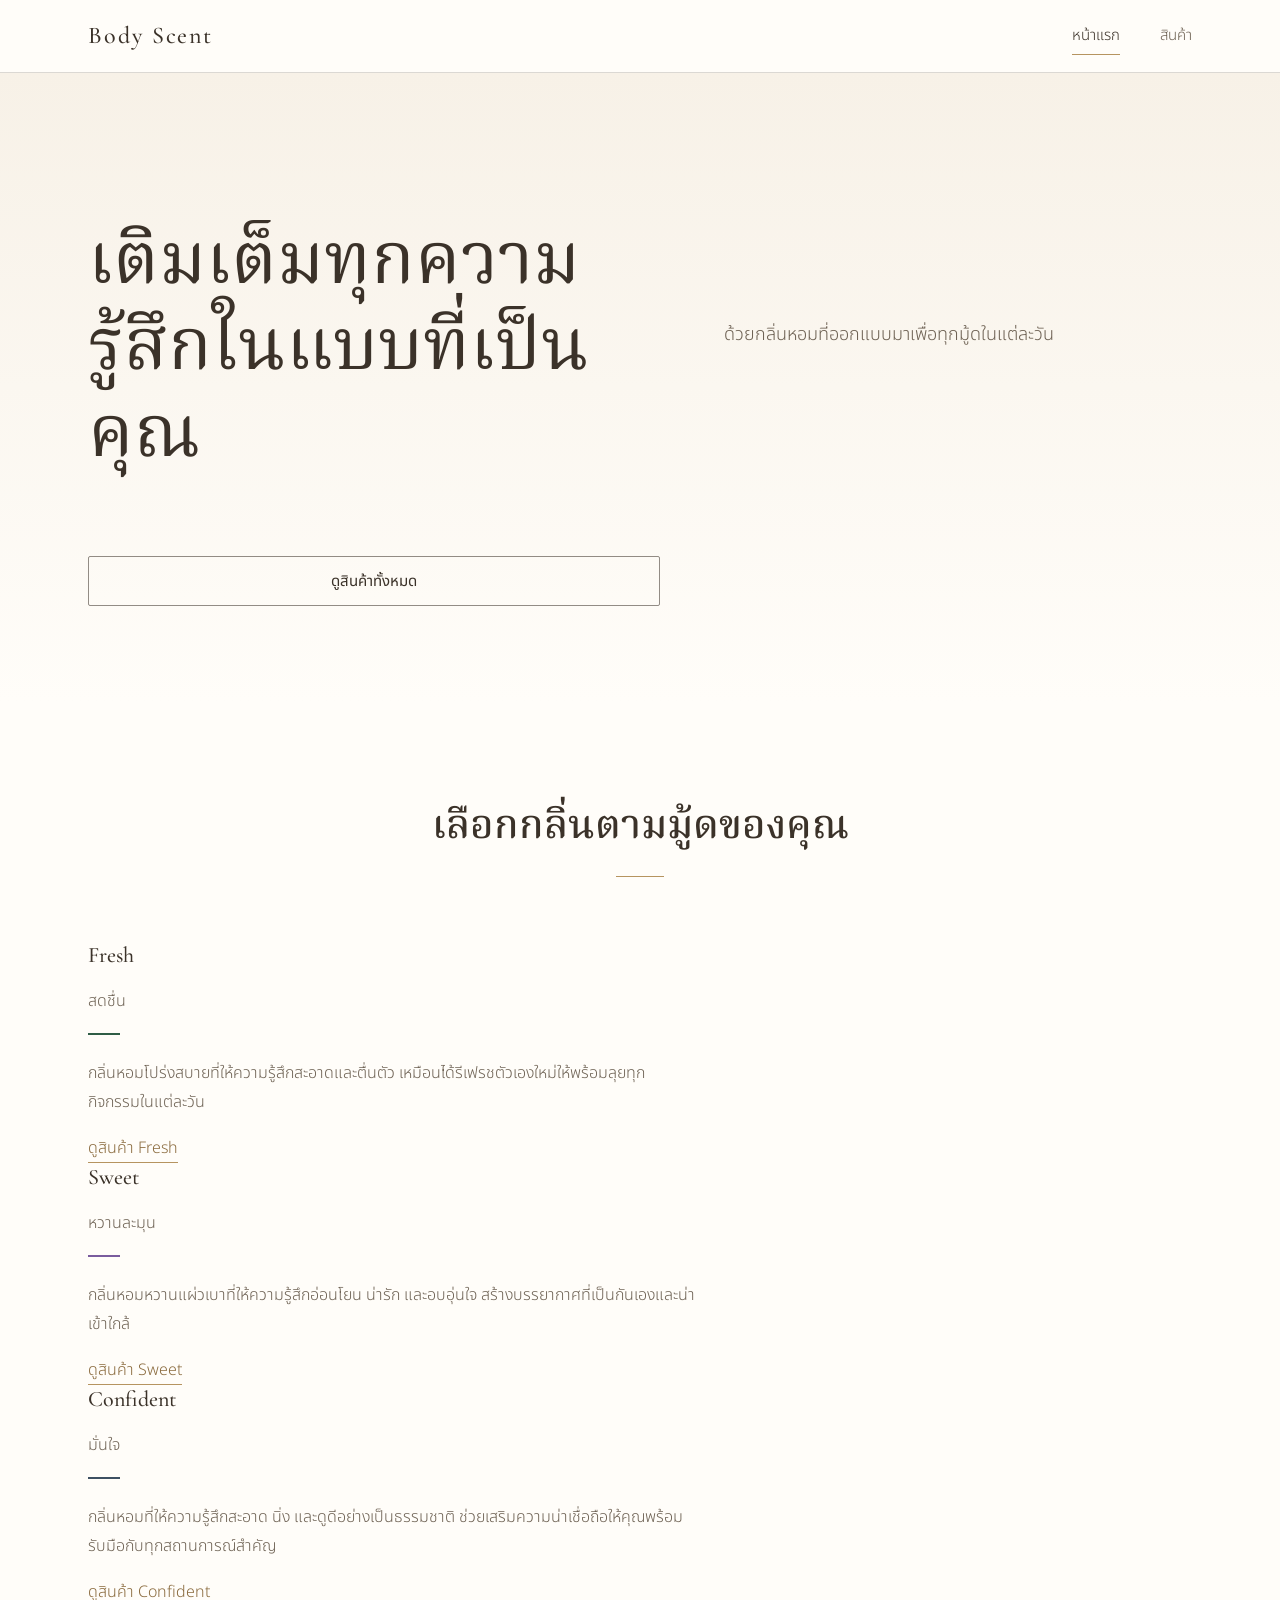
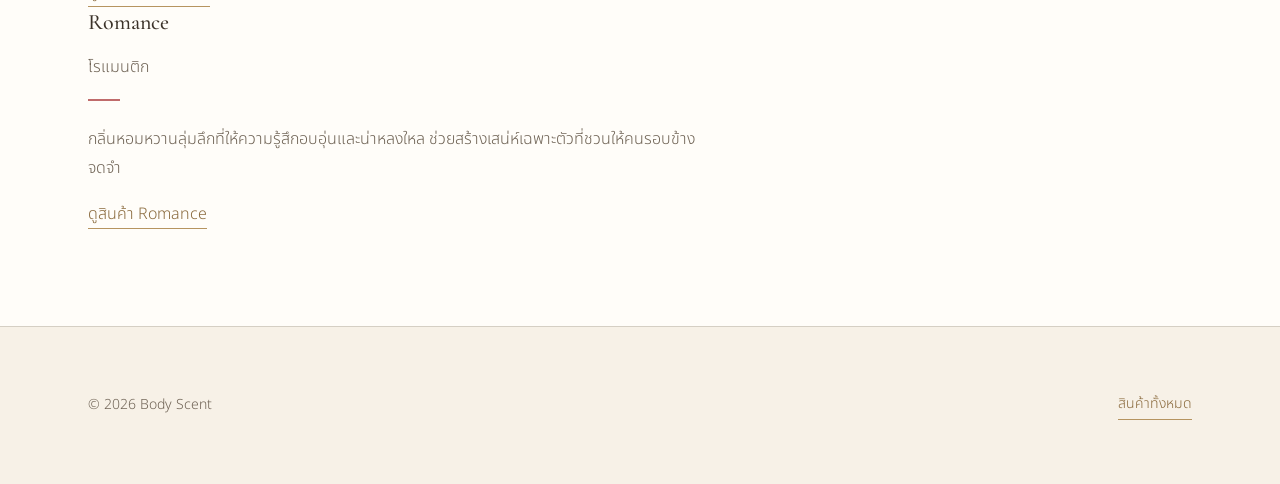
<file: index.html>
<!DOCTYPE html>
<html lang="th">
<head>
  <meta charset="UTF-8">
  <meta name="viewport" content="width=device-width, initial-scale=1">
  <title>Body Scent — น้ำหอมฉีดตัวและโรลออน</title>
  <meta name="description" content="Body Scent เติมเต็มทุกความรู้สึกในแบบที่เป็นคุณ ด้วยกลิ่นหอมที่ออกแบบมาเพื่อทุกมู้ดในแต่ละวัน">
  <link rel="stylesheet" href="style.css">
</head>
<body>

  <header class="site-header">
    <div class="container">
      <a class="brand" href="index.html">Body Scent</a>
      <nav aria-label="เมนูหลัก">
        <ul class="nav">
          <li><a href="index.html" aria-current="page">หน้าแรก</a></li>
          <li><a href="product.html">สินค้า</a></li>
        </ul>
      </nav>
    </div>
  </header>

  <main>
    <section class="hero hero--full">
      <div class="container">
        <h1>เติมเต็มทุกความรู้สึกในแบบที่เป็นคุณ</h1>
        <p>ด้วยกลิ่นหอมที่ออกแบบมาเพื่อทุกมู้ดในแต่ละวัน</p>
        <a class="btn" href="product.html">ดูสินค้าทั้งหมด</a>
      </div>
    </section>

    <section class="section" id="moods">
      <div class="container">
        <div class="section-head section-head--center">
          <h2>เลือกกลิ่นตามมู้ดของคุณ</h2>
          <hr class="rule">
        </div>

        <div class="mood-grid">

          <a class="mood-card" data-mood="fresh" href="product.html?mood=fresh">
            <h3>Fresh</h3>
            <p class="mood-sub">สดชื่น</p>
            <hr class="mood-rule">
            <p>กลิ่นหอมโปร่งสบายที่ให้ความรู้สึกสะอาดและตื่นตัว เหมือนได้รีเฟรชตัวเองใหม่ให้พร้อมลุยทุกกิจกรรมในแต่ละวัน</p>
            <span class="link">ดูสินค้า Fresh</span>
          </a>

          <a class="mood-card" data-mood="sweet" href="product.html?mood=sweet">
            <h3>Sweet</h3>
            <p class="mood-sub">หวานละมุน</p>
            <hr class="mood-rule">
            <p>กลิ่นหอมหวานแผ่วเบาที่ให้ความรู้สึกอ่อนโยน น่ารัก และอบอุ่นใจ สร้างบรรยากาศที่เป็นกันเองและน่าเข้าใกล้</p>
            <span class="link">ดูสินค้า Sweet</span>
          </a>

          <a class="mood-card" data-mood="confident" href="product.html?mood=confident">
            <h3>Confident</h3>
            <p class="mood-sub">มั่นใจ</p>
            <hr class="mood-rule">
            <p>กลิ่นหอมที่ให้ความรู้สึกสะอาด นิ่ง และดูดีอย่างเป็นธรรมชาติ ช่วยเสริมความน่าเชื่อถือให้คุณพร้อมรับมือกับทุกสถานการณ์สำคัญ</p>
            <span class="link">ดูสินค้า Confident</span>
          </a>

          <a class="mood-card" data-mood="romance" href="product.html?mood=romance">
            <h3>Romance</h3>
            <p class="mood-sub">โรแมนติก</p>
            <hr class="mood-rule">
            <p>กลิ่นหอมหวานลุ่มลึกที่ให้ความรู้สึกอบอุ่นและน่าหลงใหล ช่วยสร้างเสน่ห์เฉพาะตัวที่ชวนให้คนรอบข้างจดจำ</p>
            <span class="link">ดูสินค้า Romance</span>
          </a>

        </div>
      </div>
    </section>
  </main>

  <footer class="site-footer">
    <div class="container">
      <p>© 2026 Body Scent</p>
      <a class="link" href="product.html">สินค้าทั้งหมด</a>
    </div>
  </footer>

  <script src="script.js"></script>
</body>
</html>
</file>
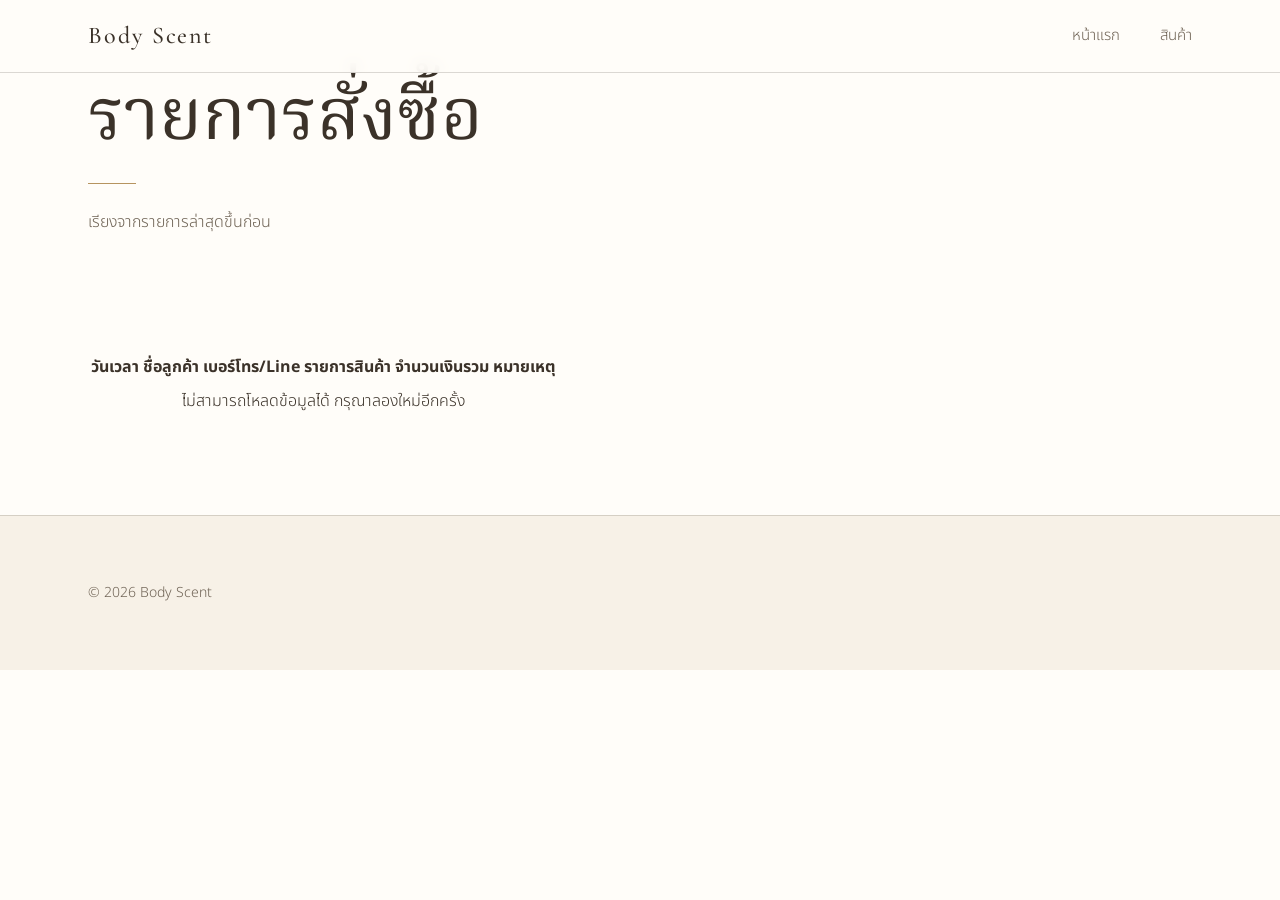
<file: admin.html>
<!DOCTYPE html>
<html lang="th">
<head>
  <meta charset="UTF-8">
  <meta name="viewport" content="width=device-width, initial-scale=1">
  <meta name="robots" content="noindex, nofollow">
  <title>รายการสั่งซื้อ — Body Scent</title>
  <link rel="stylesheet" href="style.css">
</head>
<body>

  <header class="site-header">
    <div class="container">
      <a class="brand" href="index.html">Body Scent</a>
      <nav aria-label="เมนูหลัก">
        <ul class="nav">
          <li><a href="index.html">หน้าแรก</a></li>
          <li><a href="product.html">สินค้า</a></li>
        </ul>
      </nav>
    </div>
  </header>

  <main>
    <section class="page-head">
      <div class="container">
        <h1>รายการสั่งซื้อ</h1>
        <hr class="rule">
        <p>เรียงจากรายการล่าสุดขึ้นก่อน</p>
      </div>
    </section>

    <section class="section">
      <div class="container">
        <div class="table-wrap">
          <table id="ordersTable" class="data-table">
            <thead>
              <tr>
                <th scope="col">วันเวลา</th>
                <th scope="col">ชื่อลูกค้า</th>
                <th scope="col">เบอร์โทร/Line</th>
                <th scope="col">รายการสินค้า</th>
                <th scope="col">จำนวนเงินรวม</th>
                <th scope="col">หมายเหตุ</th>
              </tr>
            </thead>
            <tbody></tbody>
          </table>
        </div>
      </div>
    </section>
  </main>

  <footer class="site-footer">
    <div class="container">
      <p>© 2026 Body Scent</p>
    </div>
  </footer>

  <script src="script.js"></script>
</body>
</html>
</file>
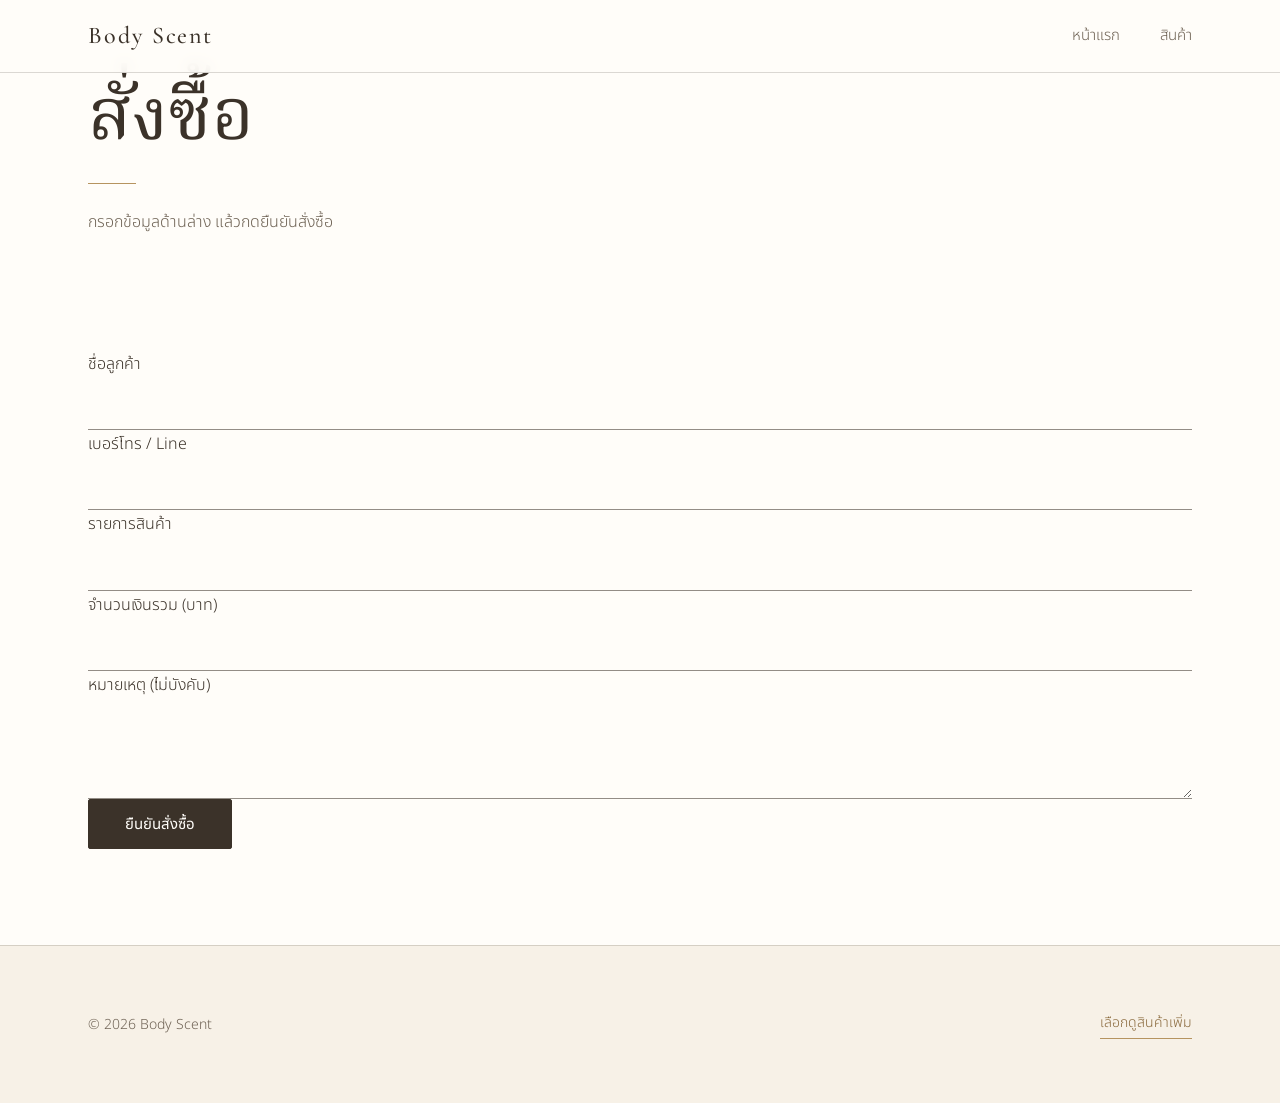
<file: order.html>
<!DOCTYPE html>
<html lang="th">
<head>
  <meta charset="UTF-8">
  <meta name="viewport" content="width=device-width, initial-scale=1">
  <title>สั่งซื้อ — Body Scent</title>
  <link rel="stylesheet" href="style.css">
</head>
<body>

  <header class="site-header">
    <div class="container">
      <a class="brand" href="index.html">Body Scent</a>
      <nav aria-label="เมนูหลัก">
        <ul class="nav">
          <li><a href="index.html">หน้าแรก</a></li>
          <li><a href="product.html">สินค้า</a></li>
        </ul>
      </nav>
    </div>
  </header>

  <main>
    <section class="page-head">
      <div class="container">
        <h1>สั่งซื้อ</h1>
        <hr class="rule">
        <p>กรอกข้อมูลด้านล่าง แล้วกดยืนยันสั่งซื้อ</p>
      </div>
    </section>

    <section class="section">
      <div class="container">
        <form id="orderForm" class="form-narrow">

          <div class="form-row">
            <label class="form-label" for="customerName">ชื่อลูกค้า</label>
            <input class="field" type="text" id="customerName" name="customerName" autocomplete="name" required>
          </div>

          <div class="form-row">
            <label class="form-label" for="contact">เบอร์โทร / Line</label>
            <input class="field" type="text" id="contact" name="contact" autocomplete="tel" required>
          </div>

          <div class="form-row">
            <label class="form-label" for="items">รายการสินค้า</label>
            <input class="field" type="text" id="items" name="items" required>
          </div>

          <div class="form-row">
            <label class="form-label" for="total">จำนวนเงินรวม (บาท)</label>
            <input class="field" type="text" id="total" name="total" inputmode="numeric" required>
          </div>

          <div class="form-row">
            <label class="form-label" for="note">หมายเหตุ (ไม่บังคับ)</label>
            <textarea class="field" id="note" name="note" rows="3"></textarea>
          </div>

          <div class="form-actions">
            <button class="btn btn--solid" type="submit">ยืนยันสั่งซื้อ</button>
          </div>

        </form>
      </div>
    </section>
  </main>

  <footer class="site-footer">
    <div class="container">
      <p>© 2026 Body Scent</p>
      <a class="link" href="product.html">เลือกดูสินค้าเพิ่ม</a>
    </div>
  </footer>

  <script src="script.js"></script>
</body>
</html>
</file>
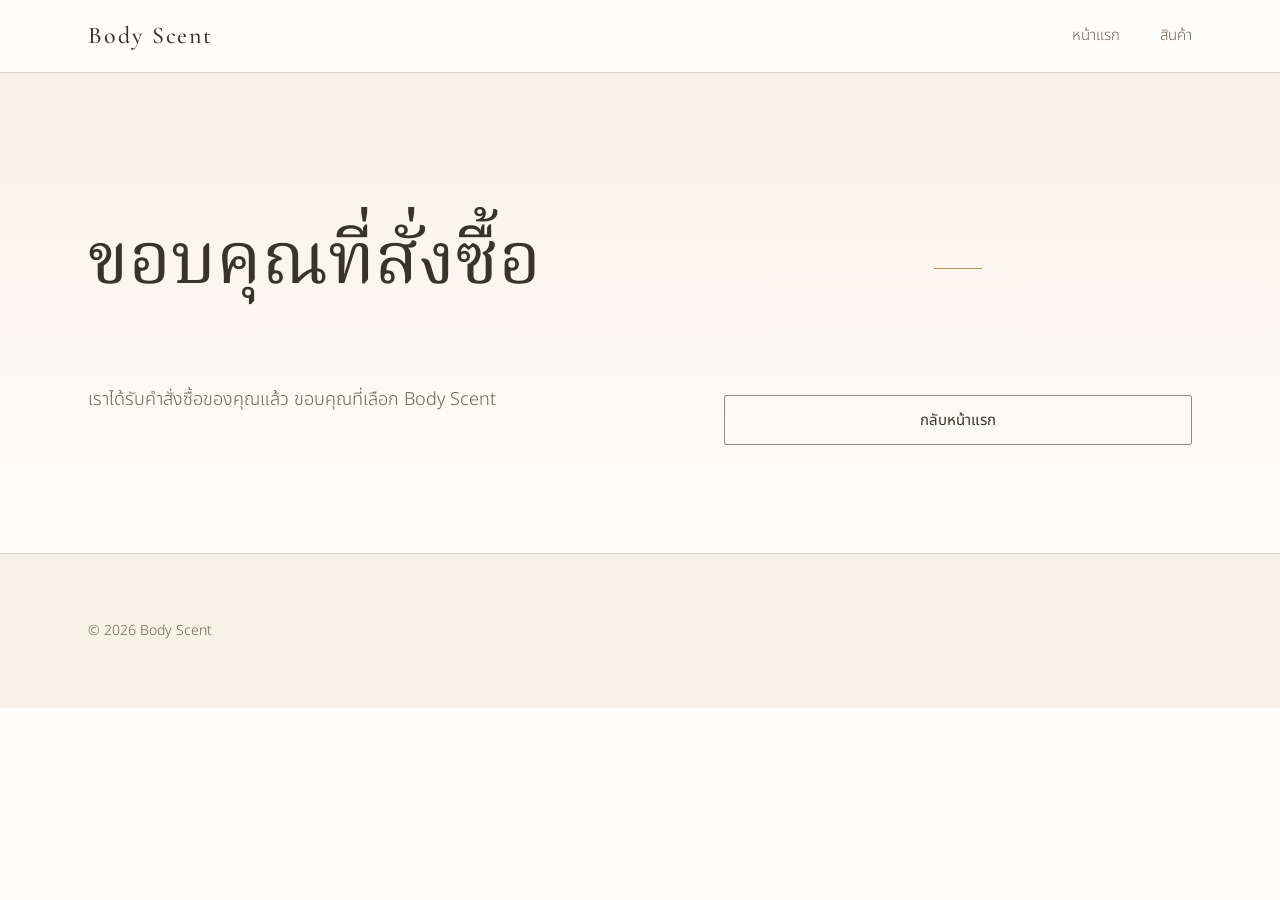
<file: thankyou.html>
<!DOCTYPE html>
<html lang="th">
<head>
  <meta charset="UTF-8">
  <meta name="viewport" content="width=device-width, initial-scale=1">
  <title>ขอบคุณที่สั่งซื้อ — Body Scent</title>
  <link rel="stylesheet" href="style.css">
</head>
<body>

  <header class="site-header">
    <div class="container">
      <a class="brand" href="index.html">Body Scent</a>
      <nav aria-label="เมนูหลัก">
        <ul class="nav">
          <li><a href="index.html">หน้าแรก</a></li>
          <li><a href="product.html">สินค้า</a></li>
        </ul>
      </nav>
    </div>
  </header>

  <main>
    <section class="hero hero--full">
      <div class="container">
        <h1>ขอบคุณที่สั่งซื้อ</h1>
        <hr class="rule" style="margin-inline:auto">
        <p>เราได้รับคำสั่งซื้อของคุณแล้ว ขอบคุณที่เลือก Body Scent</p>
        <a class="btn" href="index.html">กลับหน้าแรก</a>
      </div>
    </section>
  </main>

  <footer class="site-footer">
    <div class="container">
      <p>© 2026 Body Scent</p>
    </div>
  </footer>

</body>
</html>
</file>
<file: style.css>
/* ==========================================================================
   Body Scent — Premium minimal theme
   ขาว–ครีม–เบจเข้ม · accent ทอง/บรอนซ์อ่อน · serif + sans
   ========================================================================== */

@import url("https://fonts.googleapis.com/css2?family=Cormorant+Garamond:wght@400;500;600&family=Noto+Sans+Thai:wght@300;400;500&family=Noto+Serif+Thai:wght@300;400;500&display=swap");

/* ---------- 1. Tokens ---------- */
:root {
  /* พื้นหลัง: ขาว → ครีม → ทราย */
  --white: #fffdf9;
  --cream: #f7f1e7;
  --sand: #ebe0cf;
  --beige: #cdbb9f;

  /* ตัวอักษร */
  --ink: #3b3229;        /* หัวข้อ / ข้อความหลัก */
  --ink-soft: #6e6254;   /* ข้อความรอง */
  --ink-faint: #9a8d7c;  /* ข้อความจาง / placeholder */

  /* accent ทอง/บรอนซ์อ่อน */
  --gold: #b69460;
  --bronze: #8a6a3d;     /* ใช้กับตัวอักษร (contrast ผ่าน AA บนพื้นขาว/ครีม) */

  /* เส้นบาง */
  --line: rgba(59, 50, 41, 0.18);
  --line-strong: rgba(59, 50, 41, 0.55);

  /* สีประจำ mood — ใช้แค่จุดเล็กๆ เท่านั้น */
  --mood-fresh: #2f5d46;
  --mood-sweet: #7a5c9e;
  --mood-confident: #3e5062;
  --mood-romance: #c06b6b;

  /* ฟอนต์ */
  --font-display: "Cormorant Garamond", "Noto Serif Thai", Georgia, serif;
  --font-serif: "Noto Serif Thai", "Cormorant Garamond", Georgia, serif;
  --font-sans: "Noto Sans Thai", "Helvetica Neue", Arial, sans-serif;

  /* ระยะห่าง (เว้นเยอะ ให้โปร่ง) */
  --space-1: 0.5rem;
  --space-2: 1rem;
  --space-3: 1.5rem;
  --space-4: 2.5rem;
  --space-5: 4rem;
  --space-6: 6rem;
  --space-7: 9rem;

  --container: 72rem;
  --radius: 2px;
  --ease: cubic-bezier(0.22, 0.61, 0.36, 1);
}

/* ---------- 2. Reset & base ---------- */
*,
*::before,
*::after {
  box-sizing: border-box;
}

html {
  scroll-behavior: smooth;
  -webkit-text-size-adjust: 100%;
}

body {
  margin: 0;
  font-family: var(--font-sans);
  font-weight: 300;
  font-size: 1rem;
  line-height: 1.85;
  color: var(--ink);
  background: var(--white);
  -webkit-font-smoothing: antialiased;
}

img {
  display: block;
  max-width: 100%;
  height: auto;
}

a {
  color: inherit;
  text-decoration: none;
}

p {
  margin: 0 0 var(--space-2);
  color: var(--ink-soft);
  max-width: 38em;
}

h1,
h2,
h3,
h4 {
  margin: 0 0 var(--space-2);
  font-family: var(--font-display);
  font-weight: 500;
  color: var(--ink);
  line-height: 1.35;
}

h1 { font-size: clamp(2.5rem, 6vw, 4.5rem); line-height: 1.2; font-weight: 400; }
h2 { font-size: clamp(1.75rem, 3.5vw, 2.5rem); }
h3 { font-size: 1.375rem; }

::selection {
  background: var(--sand);
  color: var(--ink);
}

:focus-visible {
  outline: 1px solid var(--bronze);
  outline-offset: 4px;
}

/* ---------- 3. Layout ---------- */
.container {
  width: 100%;
  max-width: var(--container);
  margin-inline: auto;
  padding-inline: var(--space-3);
}

.section {
  padding-block: var(--space-6);
}

.section--cream {
  background: var(--cream);
}

.section--sand {
  background: var(--sand);
}

.section-head {
  margin-bottom: var(--space-5);
}

.section-head--center {
  text-align: center;
}

.section-head--center p {
  margin-inline: auto;
}

/* เส้นทองบางๆ ใต้หัวข้อ */
.rule {
  display: block;
  width: 3rem;
  height: 1px;
  margin: var(--space-3) 0;
  background: var(--gold);
  border: 0;
}

.section-head--center .rule {
  margin-inline: auto;
}

.divider {
  height: 1px;
  border: 0;
  background: var(--line);
  margin-block: var(--space-5);
}

/* ---------- 4. Header / nav ---------- */
.site-header {
  position: sticky;
  top: 0;
  z-index: 50;
  background: rgba(255, 253, 249, 0.92);
  backdrop-filter: blur(8px);
  border-bottom: 1px solid var(--line);
}

.site-header .container {
  display: flex;
  align-items: center;
  justify-content: space-between;
  min-height: 4.5rem;
}

.brand {
  font-family: var(--font-display);
  font-size: 1.5rem;
  font-weight: 500;
  letter-spacing: 0.08em;
  color: var(--ink);
}

.nav {
  display: flex;
  gap: var(--space-4);
  list-style: none;
  margin: 0;
  padding: 0;
}

.nav a {
  position: relative;
  padding-block: var(--space-1);
  font-size: 0.9375rem;
  color: var(--ink-soft);
  transition: color 0.25s var(--ease);
}

.nav a::after {
  content: "";
  position: absolute;
  left: 0;
  bottom: 0;
  width: 100%;
  height: 1px;
  background: var(--gold);
  transform: scaleX(0);
  transform-origin: left;
  transition: transform 0.3s var(--ease);
}

.nav a:hover,
.nav a[aria-current="page"] {
  color: var(--ink);
}

.nav a:hover::after,
.nav a[aria-current="page"]::after {
  transform: scaleX(1);
}

/* ---------- 5. Buttons (เส้นบาง สีเข้มนุ่ม) ---------- */
.btn {
  display: inline-flex;
  align-items: center;
  justify-content: center;
  gap: var(--space-1);
  padding: 0.85rem 2.25rem;
  font-family: var(--font-sans);
  font-size: 0.9375rem;
  font-weight: 400;
  line-height: 1.4;
  color: var(--ink);
  background: transparent;
  border: 1px solid var(--line-strong);
  border-radius: var(--radius);
  cursor: pointer;
  transition: background-color 0.3s var(--ease), color 0.3s var(--ease),
    border-color 0.3s var(--ease);
}

.btn:hover {
  background: var(--ink);
  border-color: var(--ink);
  color: var(--white);
}

.btn--solid {
  background: var(--ink);
  border-color: var(--ink);
  color: var(--white);
}

.btn--solid:hover {
  background: var(--bronze);
  border-color: var(--bronze);
}

.btn--small {
  padding: 0.55rem 1.5rem;
  font-size: 0.875rem;
}

.link {
  color: var(--bronze);
  border-bottom: 1px solid var(--gold);
  padding-bottom: 2px;
  transition: color 0.25s var(--ease);
}

.link:hover {
  color: var(--ink);
}

/* ---------- 6. Hero ---------- */
.hero {
  padding-block: var(--space-7) var(--space-6);
  background: linear-gradient(180deg, var(--cream) 0%, var(--white) 100%);
}

.hero .container {
  display: grid;
  grid-template-columns: 1.1fr 0.9fr;
  gap: var(--space-5);
  align-items: center;
}

.hero p {
  font-size: 1.125rem;
  margin-bottom: var(--space-4);
}

.hero-media img {
  width: 100%;
  aspect-ratio: 4 / 5;
  object-fit: cover;
  border: 1px solid var(--line);
}

/* ---------- 7. Mood (แตะสีเบาๆ แค่จุดเล็กๆ) ---------- */
[data-mood="fresh"]     { --mood: var(--mood-fresh); }
[data-mood="sweet"]     { --mood: var(--mood-sweet); }
[data-mood="confident"] { --mood: var(--mood-confident); }
[data-mood="romance"]   { --mood: var(--mood-romance); }

.mood-tag {
  display: inline-flex;
  align-items: center;
  gap: 0.6rem;
  font-family: var(--font-display);
  font-size: 1.0625rem;
  color: var(--ink-soft);
}

.mood-tag::before {
  content: "";
  width: 7px;
  height: 7px;
  border-radius: 50%;
  background: var(--mood, var(--gold));
}

/* เส้นสั้นสีประจำ mood ใต้หัวข้อ */
.mood-rule {
  display: block;
  width: 2rem;
  height: 2px;
  margin: var(--space-2) 0 var(--space-3);
  background: var(--mood, var(--gold));
  border: 0;
}

/* ---------- 8. Mood filter ---------- */
.filters {
  display: flex;
  flex-wrap: wrap;
  gap: var(--space-1) var(--space-3);
  justify-content: center;
  margin-bottom: var(--space-5);
}

.filter {
  display: inline-flex;
  align-items: center;
  gap: 0.6rem;
  padding: 0.5rem 1.25rem;
  font-family: var(--font-sans);
  font-size: 0.9375rem;
  color: var(--ink-soft);
  background: transparent;
  border: 1px solid transparent;
  border-radius: var(--radius);
  cursor: pointer;
  transition: color 0.25s var(--ease), border-color 0.25s var(--ease);
}

.filter[data-mood]::before {
  content: "";
  width: 7px;
  height: 7px;
  border-radius: 50%;
  background: var(--mood);
}

.filter:hover {
  color: var(--ink);
}

.filter.is-active,
.filter[aria-pressed="true"] {
  color: var(--ink);
  border-color: var(--line-strong);
}

/* ---------- 9. Product grid & card ---------- */
.product-grid {
  display: grid;
  grid-template-columns: repeat(4, 1fr);
  gap: var(--space-5) var(--space-4);
}

.card {
  display: flex;
  flex-direction: column;
  background: transparent;
}

.card-media {
  margin-bottom: var(--space-3);
  background: var(--cream);
  border: 1px solid var(--line);
  overflow: hidden;
}

.card-media img {
  width: 100%;
  aspect-ratio: 4 / 5;
  object-fit: cover;
  transition: transform 0.6s var(--ease);
}

.card:hover .card-media img {
  transform: scale(1.03);
}

.card-body {
  display: flex;
  flex-direction: column;
  flex: 1;
}

.card-title {
  font-size: 1.125rem;
  margin: var(--space-1) 0 0;
}

.card-meta {
  font-size: 0.875rem;
  color: var(--ink-faint);
  margin: 0 0 var(--space-1);
}

.card-desc {
  font-size: 0.9375rem;
  margin-bottom: var(--space-3);
}

.card-foot {
  display: flex;
  align-items: center;
  justify-content: space-between;
  gap: var(--space-2);
  margin-top: auto;
  padding-top: var(--space-2);
  border-top: 1px solid var(--line);
}

.price {
  font-family: var(--font-display);
  font-size: 1.375rem;
  font-weight: 500;
  color: var(--bronze);
}

.price small {
  font-family: var(--font-sans);
  font-size: 0.8125rem;
  color: var(--ink-faint);
}

/* ---------- 10. Forms ---------- */
.field {
  display: block;
  width: 100%;
  padding: 0.8rem 0;
  font-family: var(--font-sans);
  font-size: 1rem;
  font-weight: 300;
  color: var(--ink);
  background: transparent;
  border: 0;
  border-bottom: 1px solid var(--line-strong);
  border-radius: 0;
  transition: border-color 0.25s var(--ease);
}

.field::placeholder {
  color: var(--ink-faint);
}

.field:focus {
  outline: none;
  border-bottom-color: var(--bronze);
}

/* ---------- 11. Footer ---------- */
.site-footer {
  padding-block: var(--space-5);
  background: var(--cream);
  border-top: 1px solid var(--line);
  font-size: 0.875rem;
  color: var(--ink-soft);
}

.site-footer .container {
  display: flex;
  flex-wrap: wrap;
  gap: var(--space-3);
  align-items: center;
  justify-content: space-between;
}

.site-footer p {
  margin: 0;
  font-size: inherit;
}

/* ---------- 12. Utilities ---------- */
.text-center { text-align: center; }
.text-accent { color: var(--bronze); }
.is-hidden   { display: none !important; }

.visually-hidden {
  position: absolute;
  width: 1px;
  height: 1px;
  margin: -1px;
  padding: 0;
  overflow: hidden;
  clip: rect(0, 0, 0, 0);
  white-space: nowrap;
  border: 0;
}

/* ---------- 13. Responsive ---------- */
@media (max-width: 1024px) {
  .product-grid {
    grid-template-columns: repeat(3, 1fr);
  }
}

@media (max-width: 800px) {
  .section {
    padding-block: var(--space-5);
  }

  .hero {
    padding-block: var(--space-5);
  }

  .hero .container {
    grid-template-columns: 1fr;
    gap: var(--space-4);
  }

  .hero-media {
    order: -1;
  }

  .product-grid {
    grid-template-columns: repeat(2, 1fr);
    gap: var(--space-4) var(--space-3);
  }

  .nav {
    gap: var(--space-3);
  }
}

@media (max-width: 520px) {
  .container {
    padding-inline: var(--space-2);
  }

  .site-header .container {
    min-height: 4rem;
  }

  .nav {
    display: none; /* ซ่อนเมนูบนมือถือเล็ก — ทำปุ่มเมนูตอนสร้าง HTML */
  }

  .product-grid {
    grid-template-columns: 1fr;
  }

  .card-foot {
    flex-wrap: wrap;
  }

  .btn {
    width: 100%;
  }

  .card-foot .btn {
    width: auto;
  }
}

/* ---------- 14. Reduced motion ---------- */
@media (prefers-reduced-motion: reduce) {
  html {
    scroll-behavior: auto;
  }

  *,
  *::before,
  *::after {
    transition-duration: 0.01ms !important;
    animation-duration: 0.01ms !important;
  }
}
</file>
